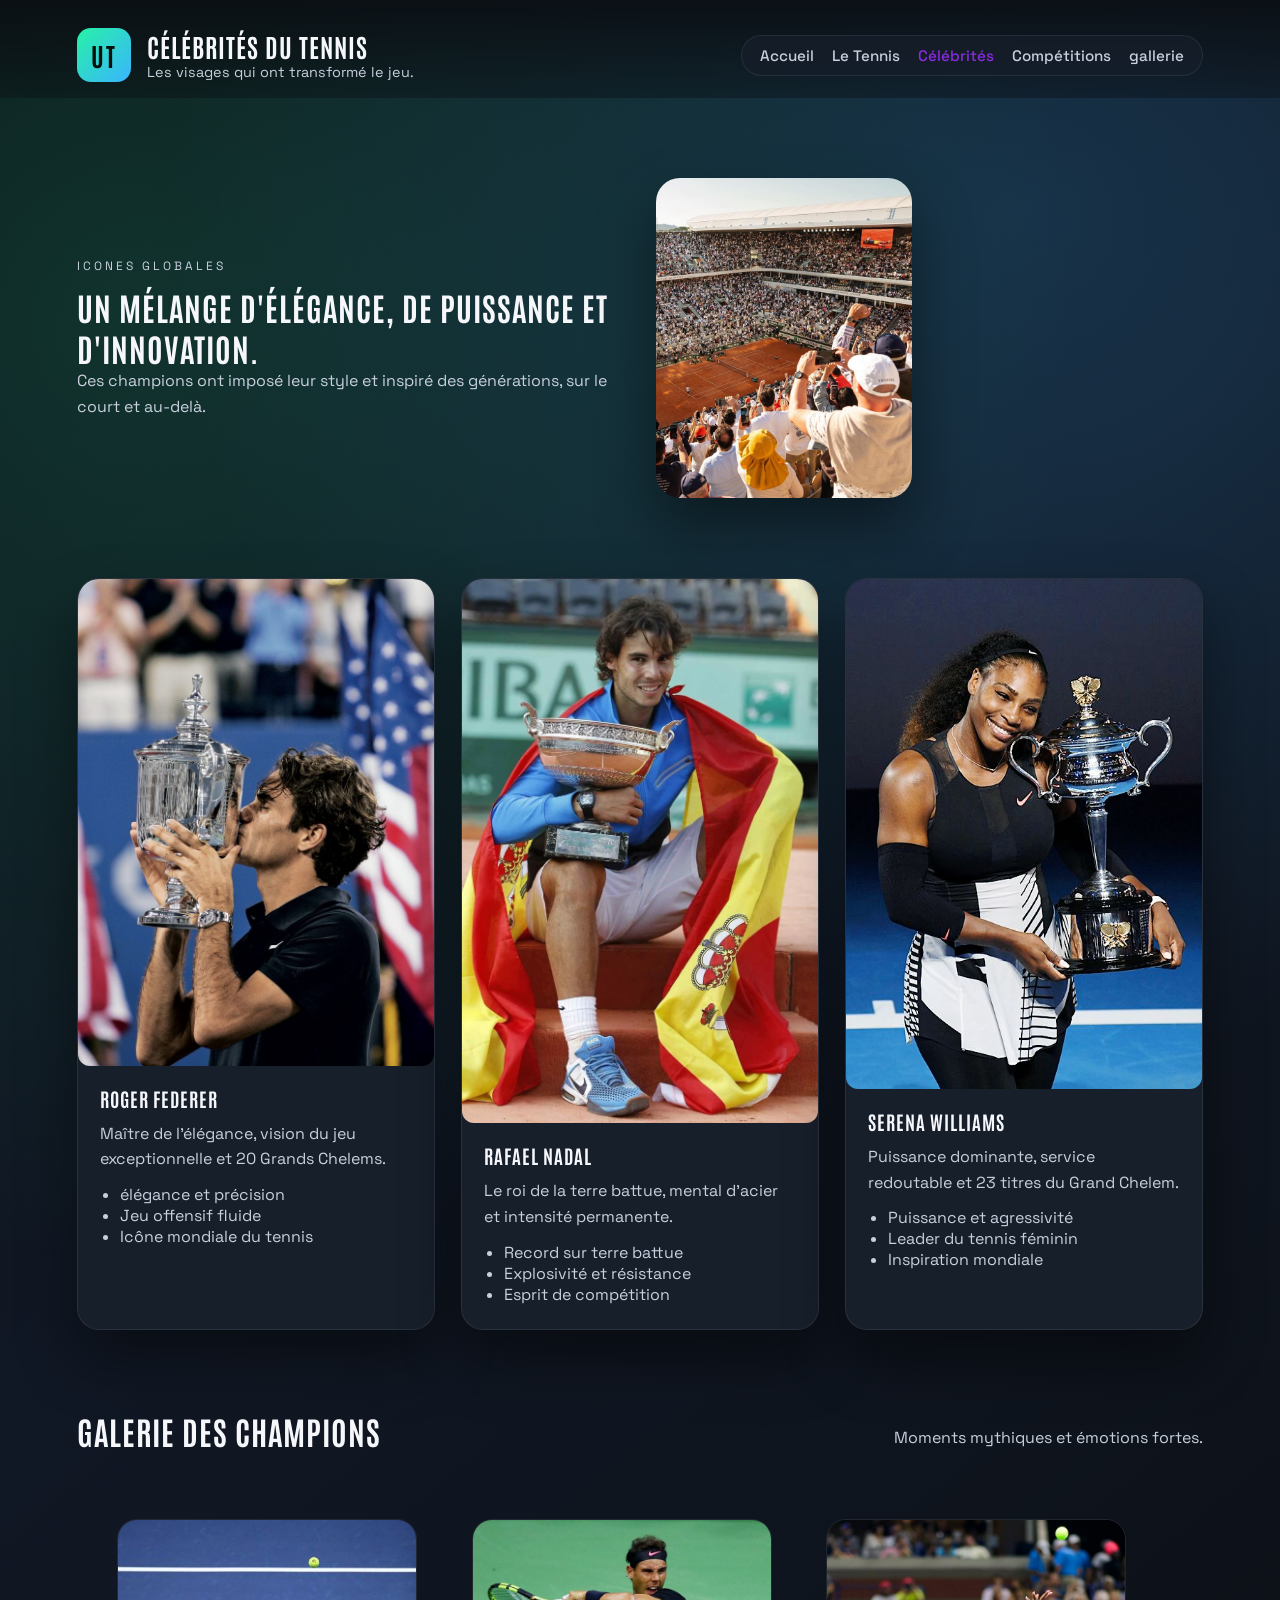
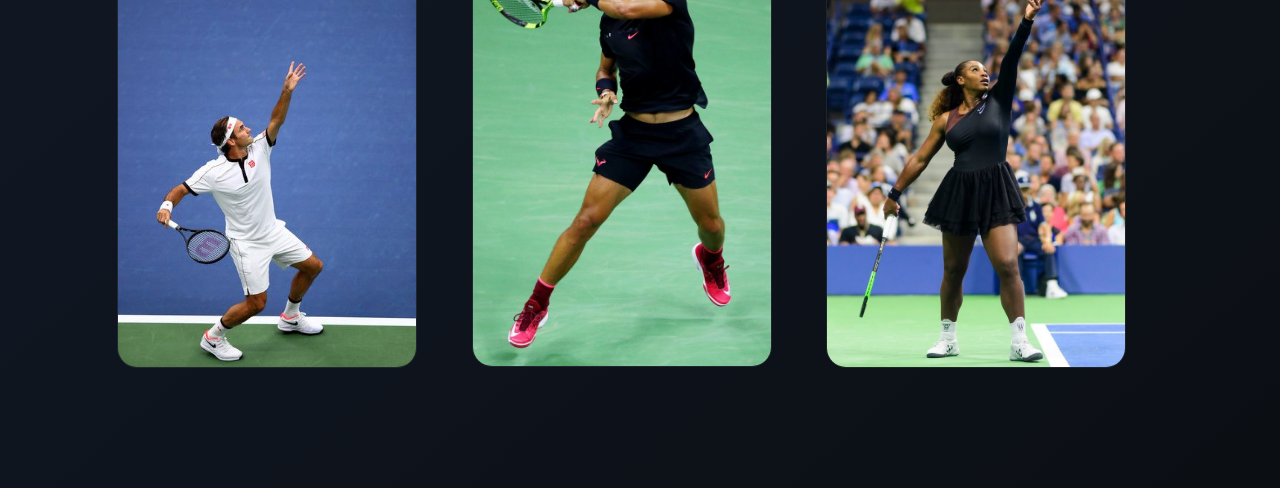
<file: Celebrites.html>
﻿<!DOCTYPE html>
<html lang="fr">
<head>
  <meta charset="UTF-8">
  <meta name="viewport" content="width=device-width, initial-scale=1">
  <title>Célébrités du Tennis</title>
  <link rel="stylesheet" href="style.css">
</head>
<body class="page-Celebrites">
  <header class="site-header">
    <div class="brand">
      <span class="brand-mark">UT</span>
      <div>
        <h1>Célébrités du Tennis</h1>
        <p>Les visages qui ont transformé le jeu.</p>
      </div>
    </div>
    <nav class="site-nav">
      <a href="index.html">Accueil</a>
      <a href="tennis.html">Le Tennis</a>
      <a href="Celebrites.html" aria-current="page">Célébrités</a>
      <a href="competitions.html">Compétitions</a>
      <a href="gallery.html">gallerie</a>
    </nav>
  </header>

  <main>
    <section class="section section-spotlight">
      <div>
        <p class="eyebrow">Icones globales</p>
        <h2>Un mélange d'élégance, de puissance et d'innovation.</h2>
        <p>
          Ces champions ont imposé leur style et inspiré des générations, sur le court et au-delà.
        </p>
      </div>
      <img src="ambiance.jpg" alt="Ambiance tournoi">
    </section>

    <section class="section">
      <div class="grid">
        <article class="card profile">
          <img src="roger 2.jpg" alt="Roger Federer">
          <div class="card-body">
            <h3>Roger Federer</h3>
            <p>Maître de l'élégance, vision du jeu exceptionnelle et 20 Grands Chelems.</p>
            <ul class="list">
              <li>élégance et précision</li>
              <li>Jeu offensif fluide</li>
              <li>Icône mondiale du tennis</li>
            </ul>
            <div><a href=" "></a></div>
          </div>
        </article>
        <article class="card profile">
          <img src="nadal.jpg" alt="Rafael Nadal">
          <div class="card-body">
            <h3>Rafael Nadal</h3>
            <p>Le roi de la terre battue, mental d'acier et intensité permanente.</p>
            <ul class="list">
              <li>Record sur terre battue</li>
              <li>Explosivité et résistance</li>
              <li>Esprit de compétition</li>
            </ul>
          </div>
        </article>
        <article class="card profile">
          <img src="williams.jpg" alt="Serena Williams">
          <div class="card-body">
            <h3>Serena Williams</h3>
            <p>Puissance dominante, service redoutable et 23 titres du Grand Chelem.</p>
            <ul class="list">
              <li>Puissance et agressivité</li>
              <li>Leader du tennis féminin</li>
              <li>Inspiration mondiale</li>
            </ul>
          </div>
        </article>
      </div>
    </section>

    <section class="section section-gallery">
      <div class="section-head">
        <h3>Galerie des champions</h3>
        <p>Moments mythiques et émotions fortes.</p>
      </div>
      <div class="gallery">
        <img src="roger match.jpg" alt="Federer en match">
        <img src="raph match.jpg" alt="Nadal en match">
        <img src="serena match.jpg" alt="Serena en match">
      </div>
    </section>
  </main>
</body>
</html>
</file>
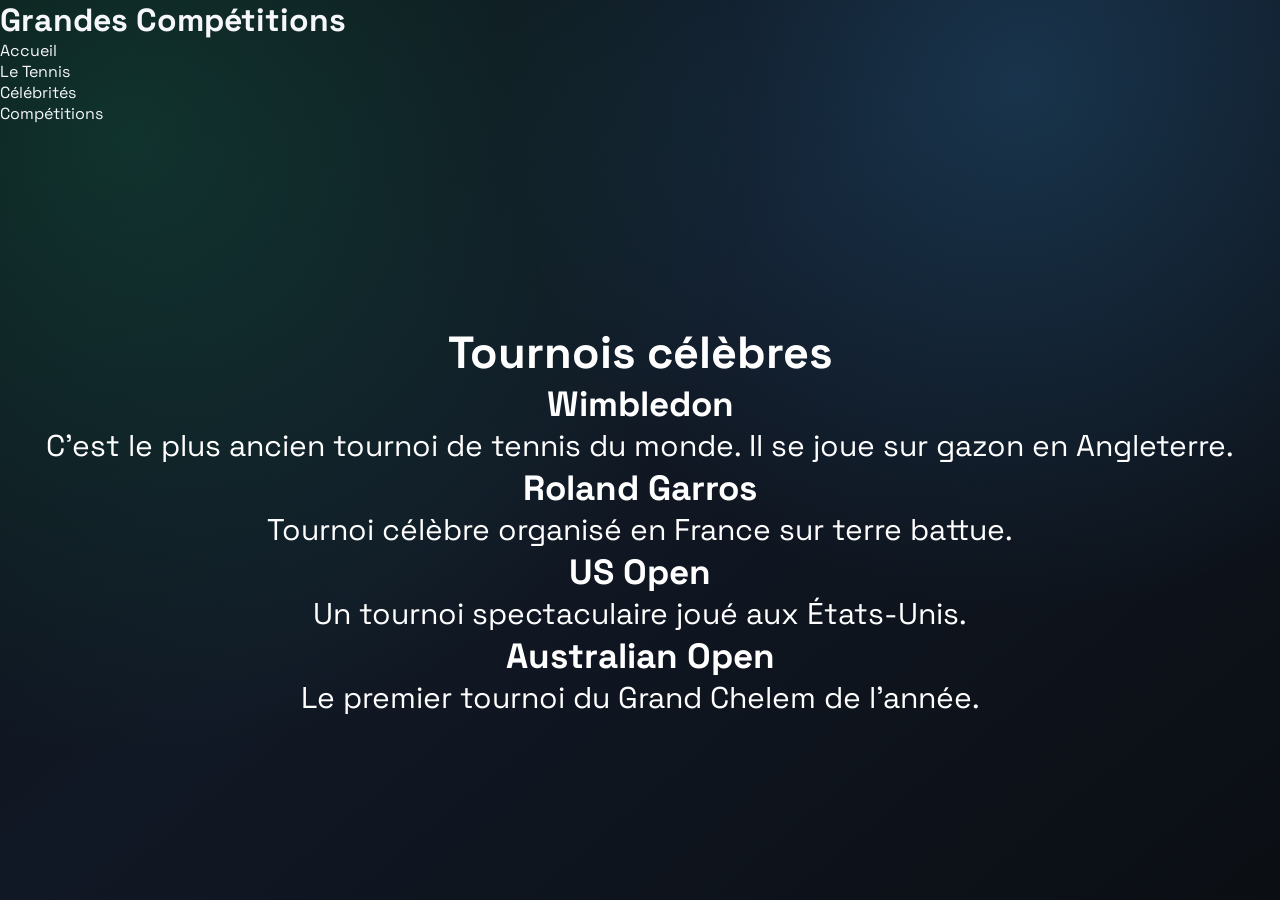
<file: competions.html>
<!DOCTYPE html>
<html lang="fr">

<head>
<meta charset="UTF-8">
<title>Compétitions de Tennis</title>
<link rel="stylesheet" href="style.css">
</head>

<body>

<header>

<h1>Grandes Compétitions</h1>

<nav>
<ul>
<li><a href="index.html">Accueil</a></li>
<li><a href="tennis.html">Le Tennis</a></li>
<li><a href="Celebrites.html">Célébrités</a></li>
<li><a href="competitions.html">Compétitions</a></li>
</ul>
</nav>

</header>

<section class="content">

<h2>Tournois célèbres</h2>

<h3>Wimbledon</h3>

<p>
C’est le plus ancien tournoi de tennis du monde.
Il se joue sur gazon en Angleterre.
</p>

<h3>Roland Garros</h3>

<p>
Tournoi célèbre organisé en France sur terre battue.
</p>

<h3>US Open</h3>

<p>
Un tournoi spectaculaire joué aux États-Unis.
</p>

<h3>Australian Open</h3>

<p>
Le premier tournoi du Grand Chelem de l’année.
</p>

</section>

</body>
</html>
</file>
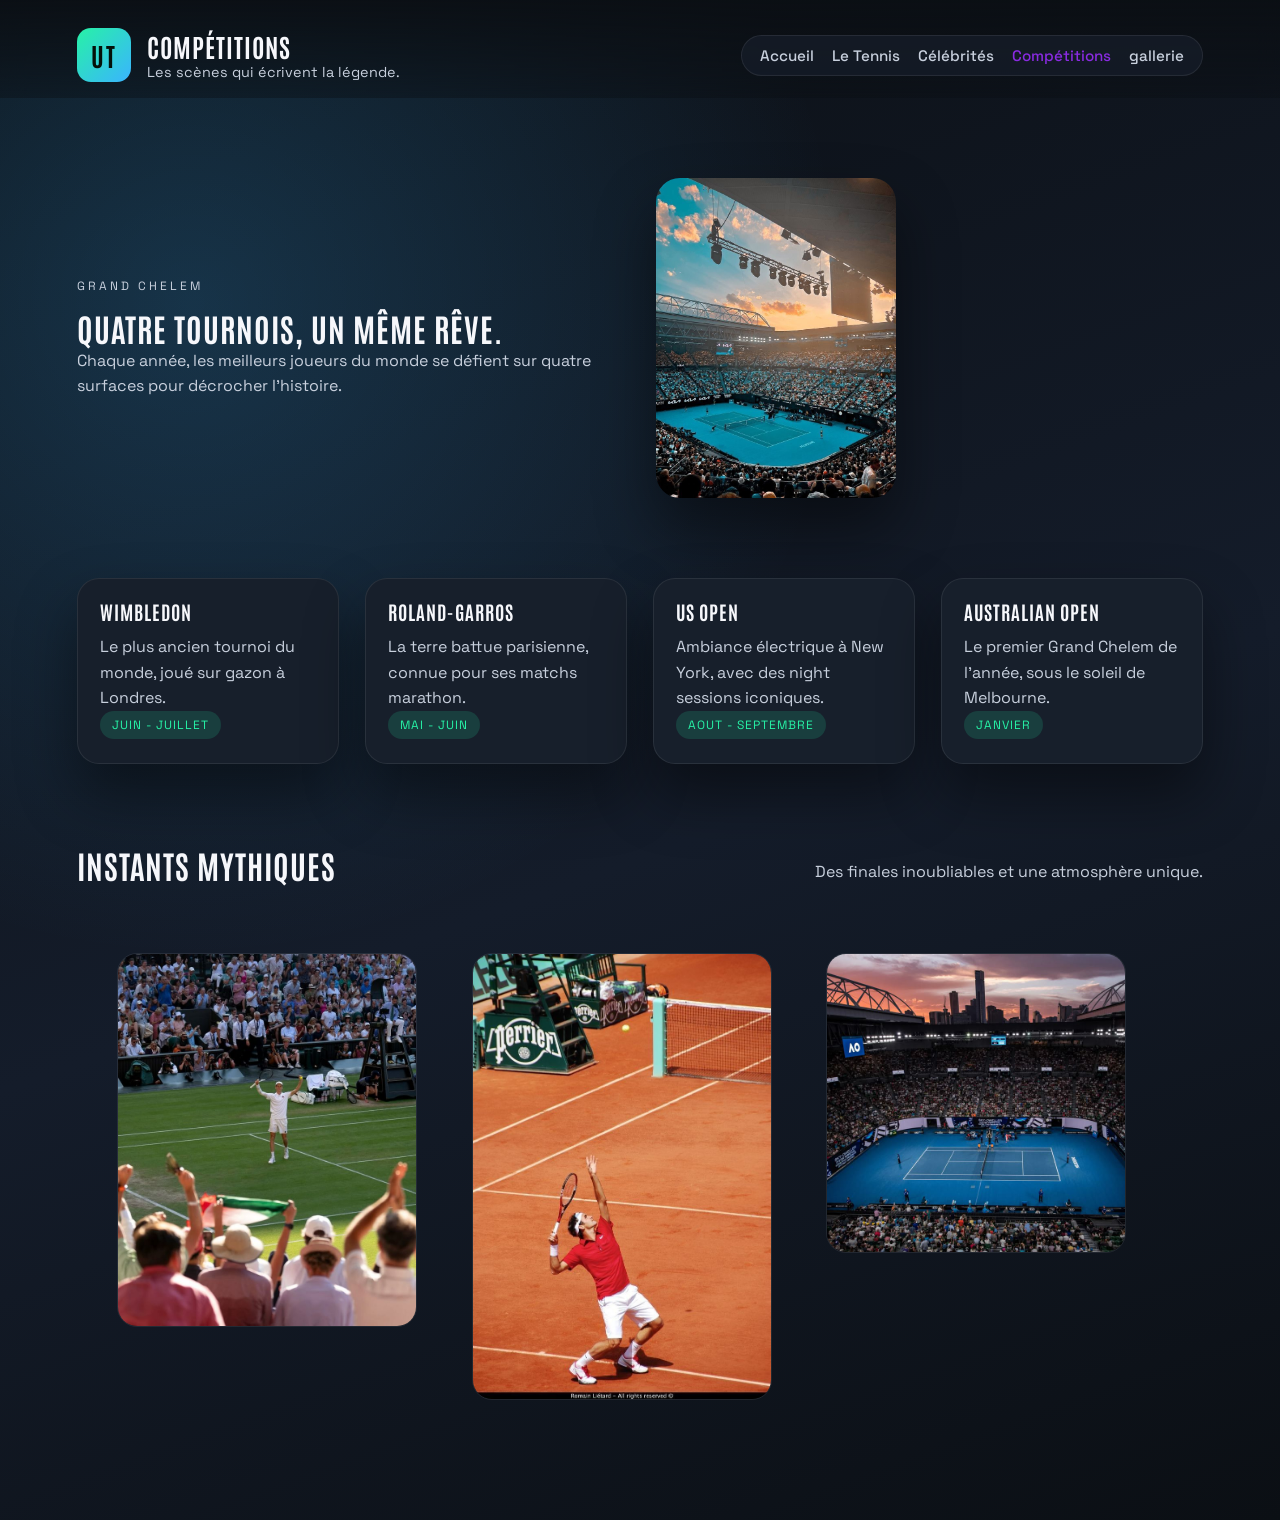
<file: competitions.html>
﻿<!DOCTYPE html>
<html lang="fr">
<head>
  <meta charset="UTF-8">
  <meta name="viewport" content="width=device-width, initial-scale=1">
  <title>Compétitions de Tennis</title>
  <link rel="stylesheet" href="style.css">
</head>
<body class="page-competitions">
  <header class="site-header">
    <div class="brand">
      <span class="brand-mark">UT</span>
      <div>
        <h1>Compétitions</h1>
        <p>Les scènes qui écrivent la légende.</p>
      </div>
    </div>
    <nav class="site-nav">
      <a href="index.html">Accueil</a>
      <a href="tennis.html">Le Tennis</a>
      <a href="Celebrites.html">Célébrités</a>
      <a href="competitions.html" aria-current="page">Compétitions</a>
      <a href="gallery.html">gallerie</a>
    </nav>
  </header>

  <main>
    <section class="section section-spotlight">
      <div>
        <p class="eyebrow">Grand Chelem</p>
        <h2>Quatre tournois, un même rêve.</h2>
        <p>
          Chaque année, les meilleurs joueurs du monde se défient sur quatre surfaces
          pour décrocher l'histoire.
        </p>
      </div>
      <img src="stade1.jpg" alt="Stade de tennis">
    </section>

    <section class="section">
      <div class="grid">
        <article class="card tournament">
          <div class="card-body">
            <h3>Wimbledon</h3>
            <p>Le plus ancien tournoi du monde, joué sur gazon à Londres.</p>
            <span class="tag">Juin - Juillet</span>
          </div>
        </article>
        <article class="card tournament">
          <div class="card-body">
            <h3>Roland-Garros</h3>
            <p>La terre battue parisienne, connue pour ses matchs marathon.</p>
            <span class="tag">Mai - Juin</span>
          </div>
        </article>
        <article class="card tournament">
          <div class="card-body">
            <h3>US Open</h3>
            <p>Ambiance électrique à New York, avec des night sessions iconiques.</p>
            <span class="tag">Aout - Septembre</span>
          </div>
        </article>
        <article class="card tournament">
          <div class="card-body">
            <h3>Australian Open</h3>
            <p>Le premier Grand Chelem de l'année, sous le soleil de Melbourne.</p>
            <span class="tag">Janvier</span>
          </div>
        </article>
      </div>
    </section>

    <section class="section section-gallery">
      <div class="section-head">
        <h3>Instants mythiques</h3>
        <p>Des finales inoubliables et une atmosphère unique.</p>
      </div>
      <div class="gallery">
        <img src="wimbledon.jpg" alt="Wimbledon">
        <img src="rolland.jpg" alt="Roland-Garros">
        <img src="us open.jpg" alt="US Open">
      </div>
    </section>
  </main>
</body>
</html>
</file>
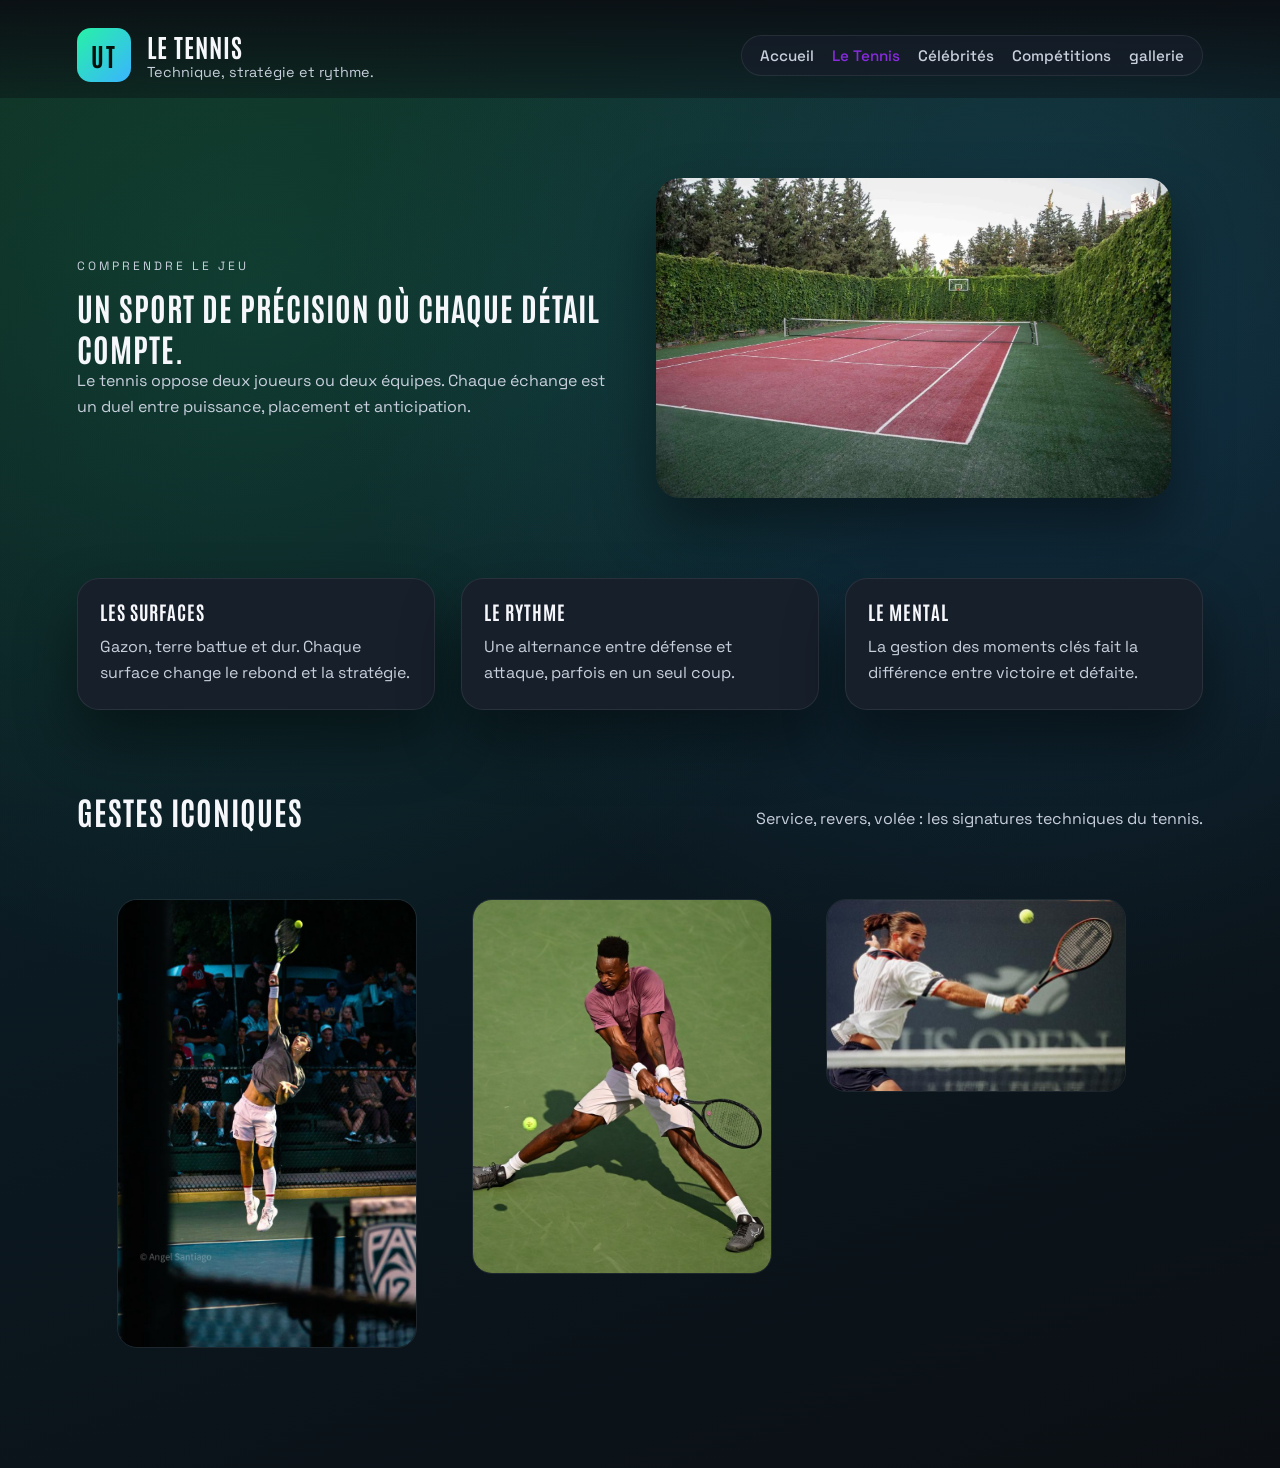
<file: tennis.html>
﻿<!DOCTYPE html>
<html lang="fr">
<head>
  <meta charset="UTF-8">
  <meta name="viewport" content="width=device-width, initial-scale=1">
  <title>Le Tennis</title>
  <link rel="stylesheet" href="style.css">
</head>
<body class="page-tennis">
  <header class="site-header">
    <div class="brand">
      <span class="brand-mark">UT</span>
      <div>
        <h1>Le Tennis</h1>
        <p>Technique, stratégie et rythme.</p>
      </div>
    </div>
    <nav class="site-nav">
      <a href="index.html">Accueil</a>
      <a href="tennis.html" aria-current="page">Le Tennis</a>
      <a href="Celebrites.html">Célébrités</a>
      <a href="competitions.html">Compétitions</a>
      <a href="gallery.html"> gallerie</a>
    </nav>
  </header>

  <main>
    <section class="section tennis-hero">
      <div>
        <p class="eyebrow">Comprendre le jeu</p>
        <h2>Un sport de précision où chaque détail compte.</h2>
        <p>
          Le tennis oppose deux joueurs ou deux équipes. Chaque échange est un duel
          entre puissance, placement et anticipation.
        </p>
      </div>
      <img src="terrain.webp" alt="Terrain de tennis">
    </section>

    <section class="section">
      <div class="grid">
        <article class="card">
          <div class="card-body">
            <h3>Les surfaces</h3>
            <p>Gazon, terre battue et dur. Chaque surface change le rebond et la stratégie.</p>
          </div>
        </article>
        <article class="card">
          <div class="card-body">
            <h3>Le rythme</h3>
            <p>Une alternance entre défense et attaque, parfois en un seul coup.</p>
          </div>
        </article>
        <article class="card">
          <div class="card-body">
            <h3>Le mental</h3>
            <p>La gestion des moments clés fait la différence entre victoire et défaite.</p>
          </div>
        </article>
      </div>
    </section>

    <section class="section section-gallery">
      <div class="section-head">
        <h3>Gestes iconiques</h3>
        <p>Service, revers, volée : les signatures techniques du tennis.</p>
      </div>
      <div class="gallery">
        <img src="service extension.jpg" alt="Service en extension">
        <img src="revers.jpg" alt="revers puissant">
        <img src="vollet.jpg" alt="Volée au filet">
      </div>
    </section>
  </main>
</body>
</html>
</file>
<file: style.css>
﻿@import url('http://fonts.googleapis.com/css2?family=Antonio:wght@300;500;700&family=Space+Grotesk:wght@300;400;500;600;700&display=swap');

:root{
  --bg:#0b0f14;
  --bg-alt:#121822;
  --surface:#171f2b;
  --surface-strong:#1d2734;
  --text:#f6f7fb;
  --muted:#c8d0dd;
  --accent:#27f2a6;
  --accent-2:#3ab4ff;
  --shadow:0 30px 60px rgba(0,0,0,0.45);
  --radius:24px;
}

*{
  box-sizing:border-box;
  margin:0;
  padding:0;
}

body{
  font-family:"Space Grotesk", "Segoe UI", sans-serif;
  background:
    radial-gradient(circle at 10% 15%, rgba(39,242,166,0.15), transparent 45%),
    radial-gradient(circle at 80% 10%, rgba(58,180,255,0.18), transparent 40%),
    linear-gradient(140deg, #0b0f14 0%, #111825 45%, #0b0f14 100%);
  color:var(--text);
  min-height:100vh;
}

img{
  max-width:100%;
  display:block;
}

a{
  color:inherit;
  text-decoration:none;
}

.site-header{
  display:flex;
  justify-content:space-between;
  align-items:center;
  padding:28px 6vw 16px;
  gap:24px;
  position:sticky;
  top:0;
  z-index:10;
  background:linear-gradient(180deg, rgba(11,15,20,0.95), rgba(11,15,20,0.4));
  backdrop-filter: blur(12px);
}

.brand{
  display:flex;
  align-items:center;
  gap:16px;
}

.brand-mark{
  font-family:"Antonio", sans-serif;
  font-size:1.6rem;
  font-weight:700;
  padding:10px 14px;
  border-radius:14px;
  background:linear-gradient(135deg, var(--accent), var(--accent-2));
  color:#04110a;
  letter-spacing:2px;
}

.brand h1{
  font-family:"Antonio", sans-serif;
  font-size:1.6rem;
  letter-spacing:1px;
  text-transform:uppercase;
}

.brand p{
  color:var(--muted);
  font-size:0.9rem;
}

.site-nav{
  display:flex;
  gap:18px;
  padding:10px 18px;
  border-radius:999px;
  background:rgba(23,31,43,0.7);
  border:1px solid rgba(255,255,255,0.08);
}

.site-nav a{
  font-size:0.95rem;
  font-weight:500;
  color:var(--muted);
  transition:color 0.3s ease;
}

.site-nav a:hover,
.site-nav a[aria-current="page"]{
  color:var(--text);
  color: blueviolet;
  box-shadow: green;
}

.hero{
  position:relative;
  height:85vh;
  display:flex;
  align-items:flex-end;
  padding:0 6vw 80px;
  overflow:hidden;
}

.v-arriere{
  position:absolute;
  top:0;
  left:0;
  width:100%;
  height:100%;
  object-fit:cover;
  z-index: -1;
}

.hero-overlay{
  position:absolute;
  inset:0;
  background:linear-gradient(130deg, rgba(7,10,14,0.35), rgba(7,10,14,0.8));
}

.hero-content{
  position:relative;
  max-width:620px;
  z-index:1;
}


.eyebrow{
  text-transform:uppercase;
  letter-spacing:3px;
  color:var(--accent);
  font-size:0.75rem;
  margin-bottom:10px;
}

.hero-content h2{
  font-family:"Antonio", sans-serif;
  font-size:3.2rem;
  line-height:1.05;
  margin-bottom:16px;
}

.hero-content p{
  color:var(--muted);
  font-size:1.05rem;
  line-height:1.6;
  margin-bottom:24px;
}

.hero-actions{
  display:flex;
  gap:16px;
  flex-wrap:wrap;
}

.btn{
  display: inline-block;
  background-color: #1a1f2c;
  color: #0b1b24;
  text-decoration: none;
  padding:10px 20px;
  border-radius:999px;
  font-weight:600;
  border:1px solid transparent;
  transition:transform 0.3s ease, box-shadow 0.3s ease, background 0.3s ease;
}

.btn.primary{
  background:linear-gradient(135deg, var(--accent), var(--accent-2));
  color:#04110a;
  box-shadow:0 12px 30px rgba(39,242,166,0.25);
}

.btn.ghost{
  border:1px solid rgba(255,255,255,0.3);
  color:var(--text);
  background:rgba(23,31,43,0.4);
}

.btn:hover{
  transform:translateY(-2px);
  background-color: azure;
}

main{
  padding:0 6vw 80px;
}

.section{
  margin-top:80px;
}

.section-head{
  display:flex;
  justify-content:space-between;
  align-items:flex-end;
  gap:24px;
  margin-bottom:28px;
}

.section h3,
.section h2{
  font-family:"Antonio", sans-serif;
  text-transform:uppercase;
  letter-spacing:1px;
  font-size:2rem;
}

.section p{
  color:var(--muted);
  line-height:1.6;
}

.section-intro{
  display:grid;
  grid-template-columns:repeat(auto-fit, minmax(260px, 1fr));
  gap:32px;
  align-items:center;
  background:linear-gradient(135deg, rgba(23,31,43,0.8), rgba(23,31,43,0.4));
  border-radius:var(--radius);
  padding:36px;
  border:1px solid rgba(255,255,255,0.08);
}

.stats{
  display:grid;
  gap:18px;
}

.stat{
  background:rgba(12,18,26,0.7);
  padding:16px 20px;
  border-radius:18px;
  border:1px solid rgba(255,255,255,0.08);
}

.stat span{
  font-family:"Antonio", sans-serif;
  font-size:1.8rem;
  color:var(--accent);
}

.grid{
  display:grid;
  gap:26px;
  grid-template-columns:repeat(auto-fit, minmax(240px, 1fr));
}

.card{
  background:var(--surface);
  border-radius:22px;
  overflow:hidden;
  box-shadow:var(--shadow);
  border:1px solid rgba(255,255,255,0.08);
  transition:transform 0.3s ease, box-shadow 0.3s ease;
}

.card img{
  width:100%;
  height:auto;
  object-fit:cover;
  object-position: center top;
  border-radius: 12px;
}

.card-body{
  padding:20px 22px 24px;
}

.card h4,
.card h3{
  font-size:1.2rem;
  margin-bottom:10px;
}

.card:hover{
  transform:translateY(-6px);
  box-shadow:0 24px 50px rgba(0,0,0,0.45);
}

.tag{
  display:inline-flex;
  padding:6px 12px;
  border-radius:999px;
  background:rgba(39,242,166,0.15);
  color:var(--accent);
  font-size:0.75rem;
  text-transform:uppercase;
  letter-spacing:1px;
}

.gallery{
  display:grid;
  grid-template-columns:repeat(auto-fit, minmax(220px, 1fr));
  gap:18px;
}

.gallery img{
  border-radius:20px;
  height: auto;
  object-fit:cover;
  transition:transform 0.4s ease, box-shadow 0.4s ease;
  border:1px solid rgba(255,255,255,0.08);
  width: 300px;
}

.gallery img:hover{
  transform:scale(1.03);
  box-shadow:0 20px 40px rgba(0,0,0,0.4);
}

.section-cta{
  display:flex;
  justify-content:space-between;
  align-items:center;
  gap:32px;
  padding:36px;
  border-radius:var(--radius);
  background:linear-gradient(135deg, rgba(39,242,166,0.15), rgba(58,180,255,0.2));
  border:1px solid rgba(255,255,255,0.12);
}

.section-spotlight,
.tennis-hero{
  display:grid;
  grid-template-columns:repeat(auto-fit, minmax(260px, 1fr));
  gap:32px;
  align-items:center;
}

.section-spotlight img,
.tennis-hero img{
  border-radius:var(--radius);
  height:320px;
  object-fit:cover;
  box-shadow:var(--shadow);
}

.list{
  list-style:disc;
  padding-left:20px;
  margin-top:12px;
  color:var(--muted);
}

.site-footer{
  padding:40px 6vw;
  text-align:center;
  color:var(--muted);
}

.page-tennis{
  background:
    radial-gradient(circle at 20% 20%, rgba(39,242,166,0.12), transparent 45%),
    radial-gradient(circle at 80% 20%, rgba(58,180,255,0.16), transparent 45%),
    linear-gradient(160deg, #0f2b1f 0%, #0b1b24 45%, #0b0f14 100%);
}

.page-competitions{
  background:
    radial-gradient(circle at 15% 20%, rgba(58,180,255,0.2), transparent 40%),
    linear-gradient(160deg, #0b0f14 0%, #141c2a 55%, #0b0f14 100%);
}

.page-celebrites{
  background:
    radial-gradient(circle at 12% 18%, rgba(39,242,166,0.2), transparent 40%),
    linear-gradient(160deg, #0b0f14 0%, #1a1f2c 50%, #0b0f14 100%);
}

@media (max-width:900px){
  .site-header{
    flex-direction:column;
    align-items:flex-start;
  }

  .section-head{
    flex-direction:column;
    align-items:flex-start;
  }

  .section-cta{
    flex-direction:column;
    align-items:flex-start;
  }

  .hero{
    height:auto;
    padding-top:120px;
  }

  .hero-content h2{
    font-size:2.4rem;
  }
}

@media (max-width:600px){
  .site-nav{
    flex-wrap:wrap;
  }

  .hero-actions{
    flex-direction:column;
    align-items:flex-start;
  }
}


#background-video{
  position: fixed;
  right: 0;
  bottom: 0;
  min-width: 100%;
  min-height: 100%;
  z-index: -1;
  object-fit: cover;
}
.content{
  color: white;
  text-align: center;
  margin-top: 200px;
  font-size: 30px;
}










/* Gallery - photos */
.gallery {
    padding: 40px;
    text-align: center;
}

.gallery-container {
    display: grid;
    grid-template-columns: repeat(auto-fit, minmax(250px, 1fr));
    gap: 20px;
    margin-top: 20px;
}

.gallery-container img {
    width: 200px;
    height: auto;
    object-fit: cover;
    border-radius: 10px;
    transition: transform 0.3s;
}

.gallery-container img:hover {
    transform: scale(1.1);
}

/* Gallery - vidéos */
.video-container {
    display: flex;
    justify-content: center;
    gap: 20px;
    margin-top: 30px;
    flex-wrap: wrap;
    height: auto;
}

.video-container video {
    width: 250px;
    border-radius: 10px;
    transition: transform 0.3s;
    object-fit: cover;
}
</file>
